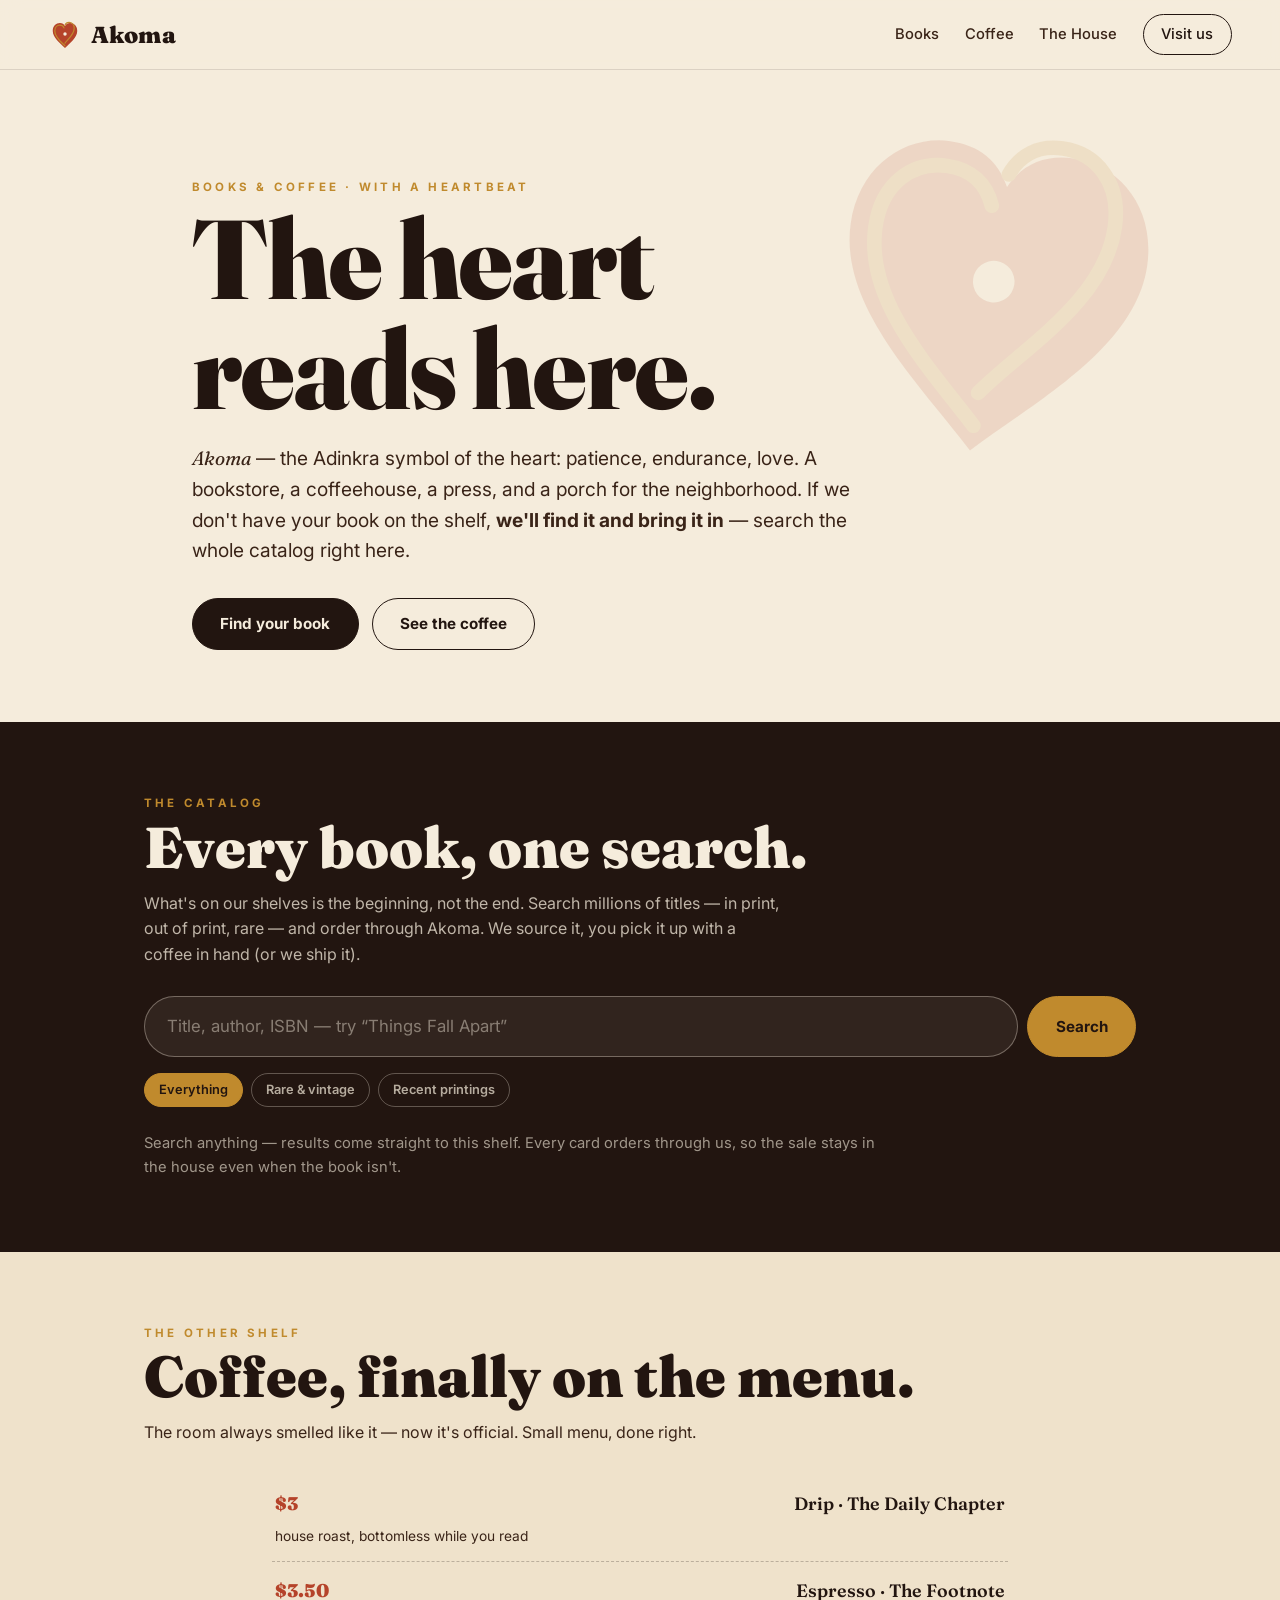
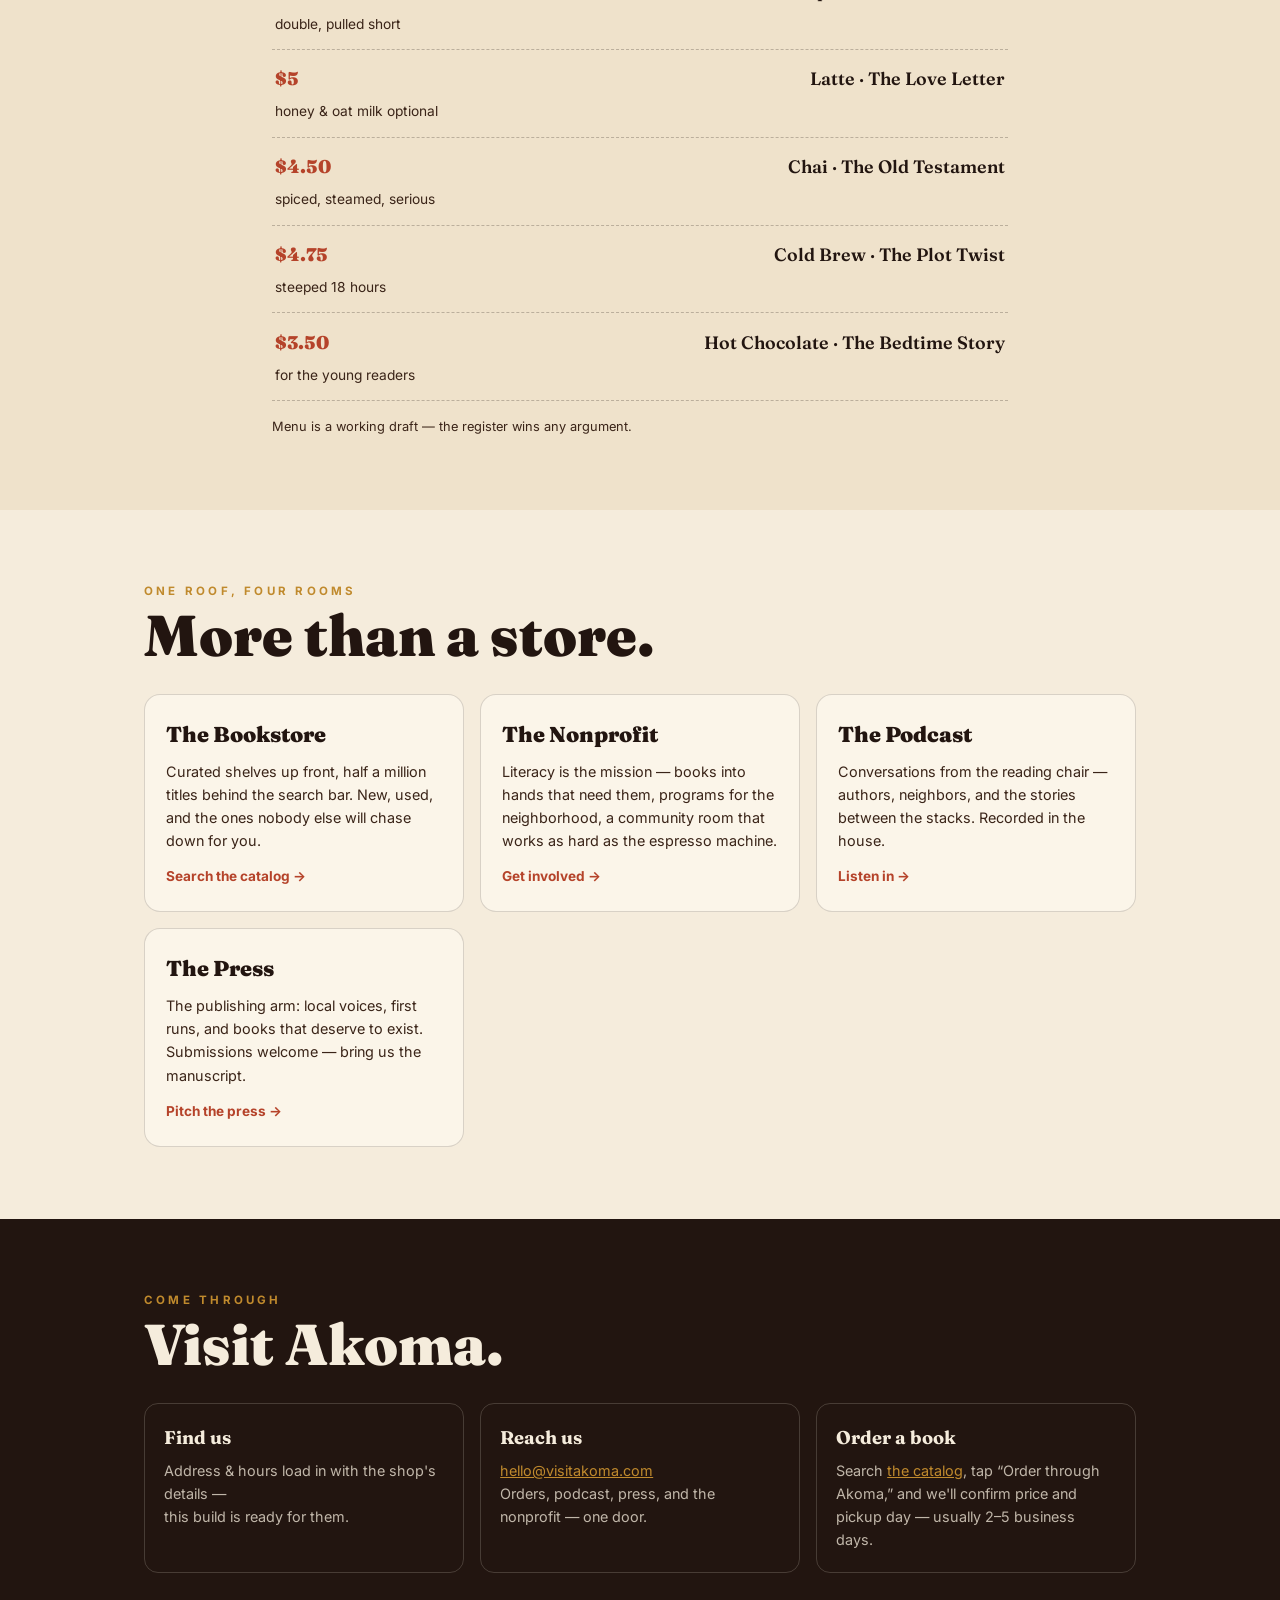
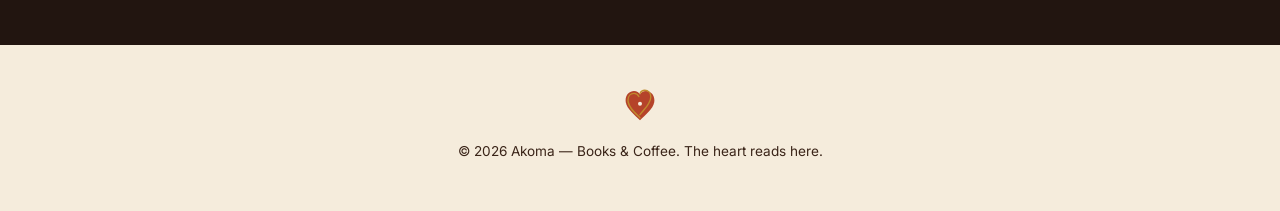
<file: index.html>
<!doctype html>
<html lang="en">
<head>
  <meta charset="utf-8">
  <meta name="viewport" content="width=device-width, initial-scale=1">
  <title>Akoma — Books &amp; Coffee</title>
  <meta name="description" content="Akoma: a bookstore and coffeehouse with a heartbeat — search millions of titles from our floor, order what we don't have on the shelf, and stay for the pour. Home of the podcast, the nonprofit, and the press.">
  <meta property="og:title" content="Akoma — Books &amp; Coffee">
  <meta property="og:description" content="The heart reads here. Search millions of titles, order through the store, stay for the pour.">
  <meta property="og:type" content="website">
  <meta name="theme-color" content="#221510">
  <link rel="icon" type="image/svg+xml" href="assets/akoma-mark.svg">
  <link rel="preconnect" href="https://fonts.googleapis.com">
  <link rel="preconnect" href="https://fonts.gstatic.com" crossorigin>
  <link href="https://fonts.googleapis.com/css2?family=Fraunces:opsz,wght@9..144,400;9..144,600;9..144,900&family=Inter:wght@400;500;700&display=swap" rel="stylesheet">
  <link rel="stylesheet" href="css/akoma.css">
</head>
<body>
  <header class="head">
    <a class="head__brand" href="#top">
      <img src="assets/akoma-mark.svg" alt="Akoma heart mark">
      <span>Akoma</span>
    </a>
    <nav class="head__nav">
      <a href="#books">Books</a>
      <a href="#coffee">Coffee</a>
      <a href="#rooms">The House</a>
      <a href="#visit" class="head__cta">Visit us</a>
    </nav>
  </header>

  <main id="top">
    <!-- HERO -->
    <section class="hero">
      <p class="hero__kicker">Books &amp; coffee · with a heartbeat</p>
      <h1>The heart<br>reads here.</h1>
      <p class="hero__sub"><em>Akoma</em> — the Adinkra symbol of the heart: patience, endurance, love.
        A bookstore, a coffeehouse, a press, and a porch for the neighborhood. If we don't have your book
        on the shelf, <strong>we'll find it and bring it in</strong> — search the whole catalog right here.</p>
      <div class="hero__acts">
        <a class="btn btn--fill" href="#books">Find your book</a>
        <a class="btn" href="#coffee">See the coffee</a>
      </div>
    </section>

    <!-- BOOKS: the native search -->
    <section class="books" id="books">
      <div class="sec-head">
        <p class="sec-kicker">The catalog</p>
        <h2>Every book, one search.</h2>
        <p class="sec-sub">What's on our shelves is the beginning, not the end. Search millions of titles —
          in print, out of print, rare — and order through Akoma. We source it, you pick it up with a coffee
          in hand (or we ship it).</p>
      </div>
      <form class="bsearch" id="bkForm">
        <input type="search" id="bkQ" placeholder="Title, author, ISBN — try “Things Fall Apart”" autocomplete="off" aria-label="Search books">
        <button class="btn btn--fill" type="submit">Search</button>
      </form>
      <div class="bfilters" id="bkFilters">
        <button type="button" class="chip is-on" data-mode="all">Everything</button>
        <button type="button" class="chip" data-mode="rare">Rare &amp; vintage</button>
        <button type="button" class="chip" data-mode="new">Recent printings</button>
      </div>
      <div class="bgrid" id="bkGrid">
        <p class="bhint">Search anything — results come straight to this shelf. Every card orders through us,
          so the sale stays in the house even when the book isn't.</p>
      </div>
    </section>

    <!-- COFFEE -->
    <section class="coffee" id="coffee">
      <div class="sec-head">
        <p class="sec-kicker">The other shelf</p>
        <h2>Coffee, finally on the menu.</h2>
        <p class="sec-sub">The room always smelled like it — now it's official. Small menu, done right.</p>
      </div>
      <div class="menu">
        <div class="menu__item"><b>Drip · The Daily Chapter</b><span>house roast, bottomless while you read</span><i>$3</i></div>
        <div class="menu__item"><b>Espresso · The Footnote</b><span>double, pulled short</span><i>$3.50</i></div>
        <div class="menu__item"><b>Latte · The Love Letter</b><span>honey &amp; oat milk optional</span><i>$5</i></div>
        <div class="menu__item"><b>Chai · The Old Testament</b><span>spiced, steamed, serious</span><i>$4.50</i></div>
        <div class="menu__item"><b>Cold Brew · The Plot Twist</b><span>steeped 18 hours</span><i>$4.75</i></div>
        <div class="menu__item"><b>Hot Chocolate · The Bedtime Story</b><span>for the young readers</span><i>$3.50</i></div>
      </div>
      <p class="menu__note">Menu is a working draft — the register wins any argument.</p>
    </section>

    <!-- THE HOUSE: nonprofit · podcast · press -->
    <section class="rooms" id="rooms">
      <div class="sec-head">
        <p class="sec-kicker">One roof, four rooms</p>
        <h2>More than a store.</h2>
      </div>
      <div class="rooms__grid">
        <article class="room">
          <h3>The Bookstore</h3>
          <p>Curated shelves up front, half a million titles behind the search bar. New, used, and the ones
            nobody else will chase down for you.</p>
          <a href="#books">Search the catalog →</a>
        </article>
        <article class="room">
          <h3>The Nonprofit</h3>
          <p>Literacy is the mission — books into hands that need them, programs for the neighborhood,
            a community room that works as hard as the espresso machine.</p>
          <a href="#visit">Get involved →</a>
        </article>
        <article class="room">
          <h3>The Podcast</h3>
          <p>Conversations from the reading chair — authors, neighbors, and the stories between the stacks.
            Recorded in the house.</p>
          <a href="#visit">Listen in →</a>
        </article>
        <article class="room">
          <h3>The Press</h3>
          <p>The publishing arm: local voices, first runs, and books that deserve to exist. Submissions
            welcome — bring us the manuscript.</p>
          <a href="#visit">Pitch the press →</a>
        </article>
      </div>
    </section>

    <!-- VISIT -->
    <section class="visit" id="visit">
      <div class="sec-head">
        <p class="sec-kicker">Come through</p>
        <h2>Visit Akoma.</h2>
      </div>
      <div class="visit__grid">
        <div class="visit__card">
          <b>Find us</b>
          <p id="vAddress">Address &amp; hours load in with the shop's details —<br>this build is ready for them.</p>
        </div>
        <div class="visit__card">
          <b>Reach us</b>
          <p><a href="mailto:hello@visitakoma.com">hello@visitakoma.com</a><br>Orders, podcast, press, and the nonprofit — one door.</p>
        </div>
        <div class="visit__card">
          <b>Order a book</b>
          <p>Search <a href="#books">the catalog</a>, tap “Order through Akoma,” and we'll confirm price and
            pickup day — usually 2–5 business days.</p>
        </div>
      </div>
    </section>
  </main>

  <footer class="foot">
    <img src="assets/akoma-mark.svg" alt="" class="foot__mark">
    <p>© <span id="yr">2026</span> Akoma — Books &amp; Coffee. The heart reads here.</p>
  </footer>

  <!-- order sheet -->
  <div class="osheet" id="oSheet" hidden>
    <div class="osheet__card">
      <button class="osheet__x" id="oX" type="button" aria-label="Close">✕</button>
      <p class="sec-kicker">Order through Akoma</p>
      <h3 id="oTitle">Book</h3>
      <p class="osheet__meta" id="oMeta"></p>
      <p class="osheet__note">We'll source it and confirm your price and pickup/ship day by reply —
        most orders land in 2–5 business days. Prefer to talk? Ask at the counter or call the shop;
        mention the title and we'll take it from there.</p>
      <a class="btn btn--fill" id="oGo" href="#">Send the order</a>
    </div>
  </div>

  <script src="js/books.js"></script>
</body>
</html>
</file>
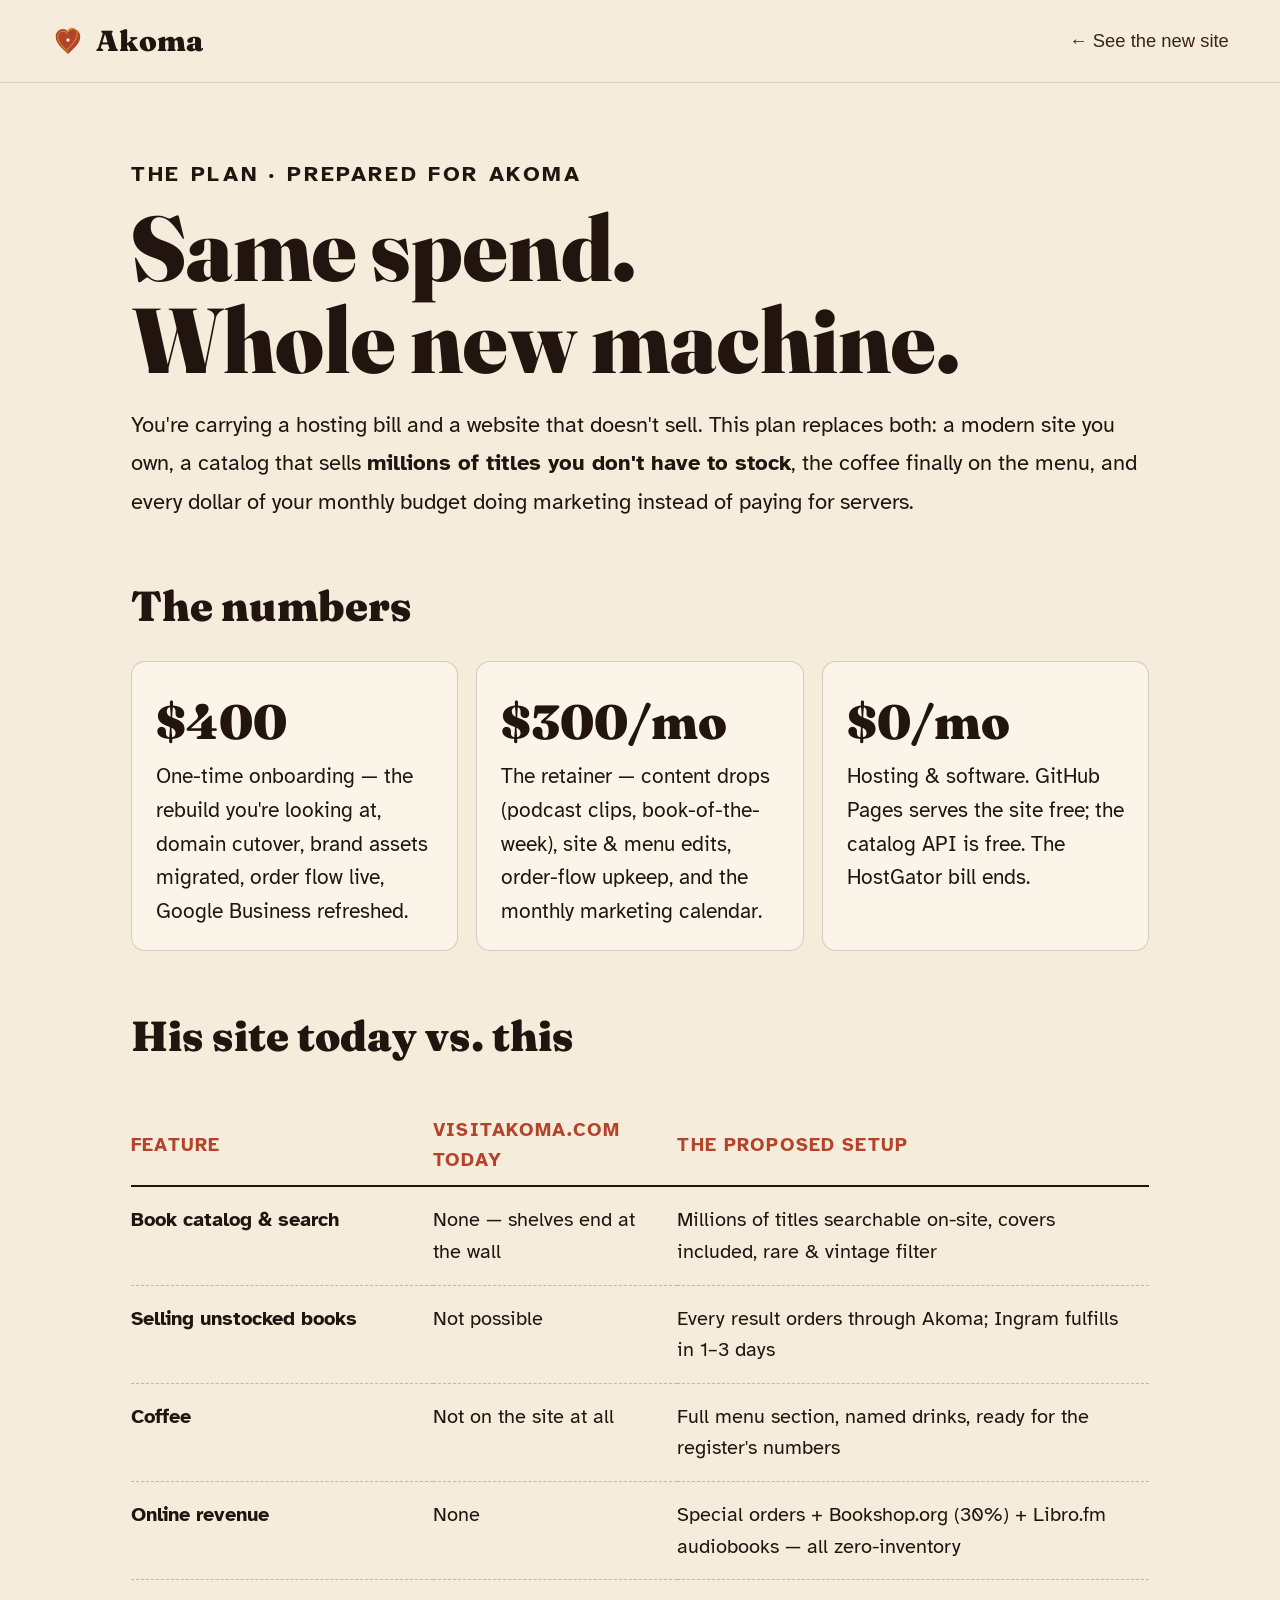
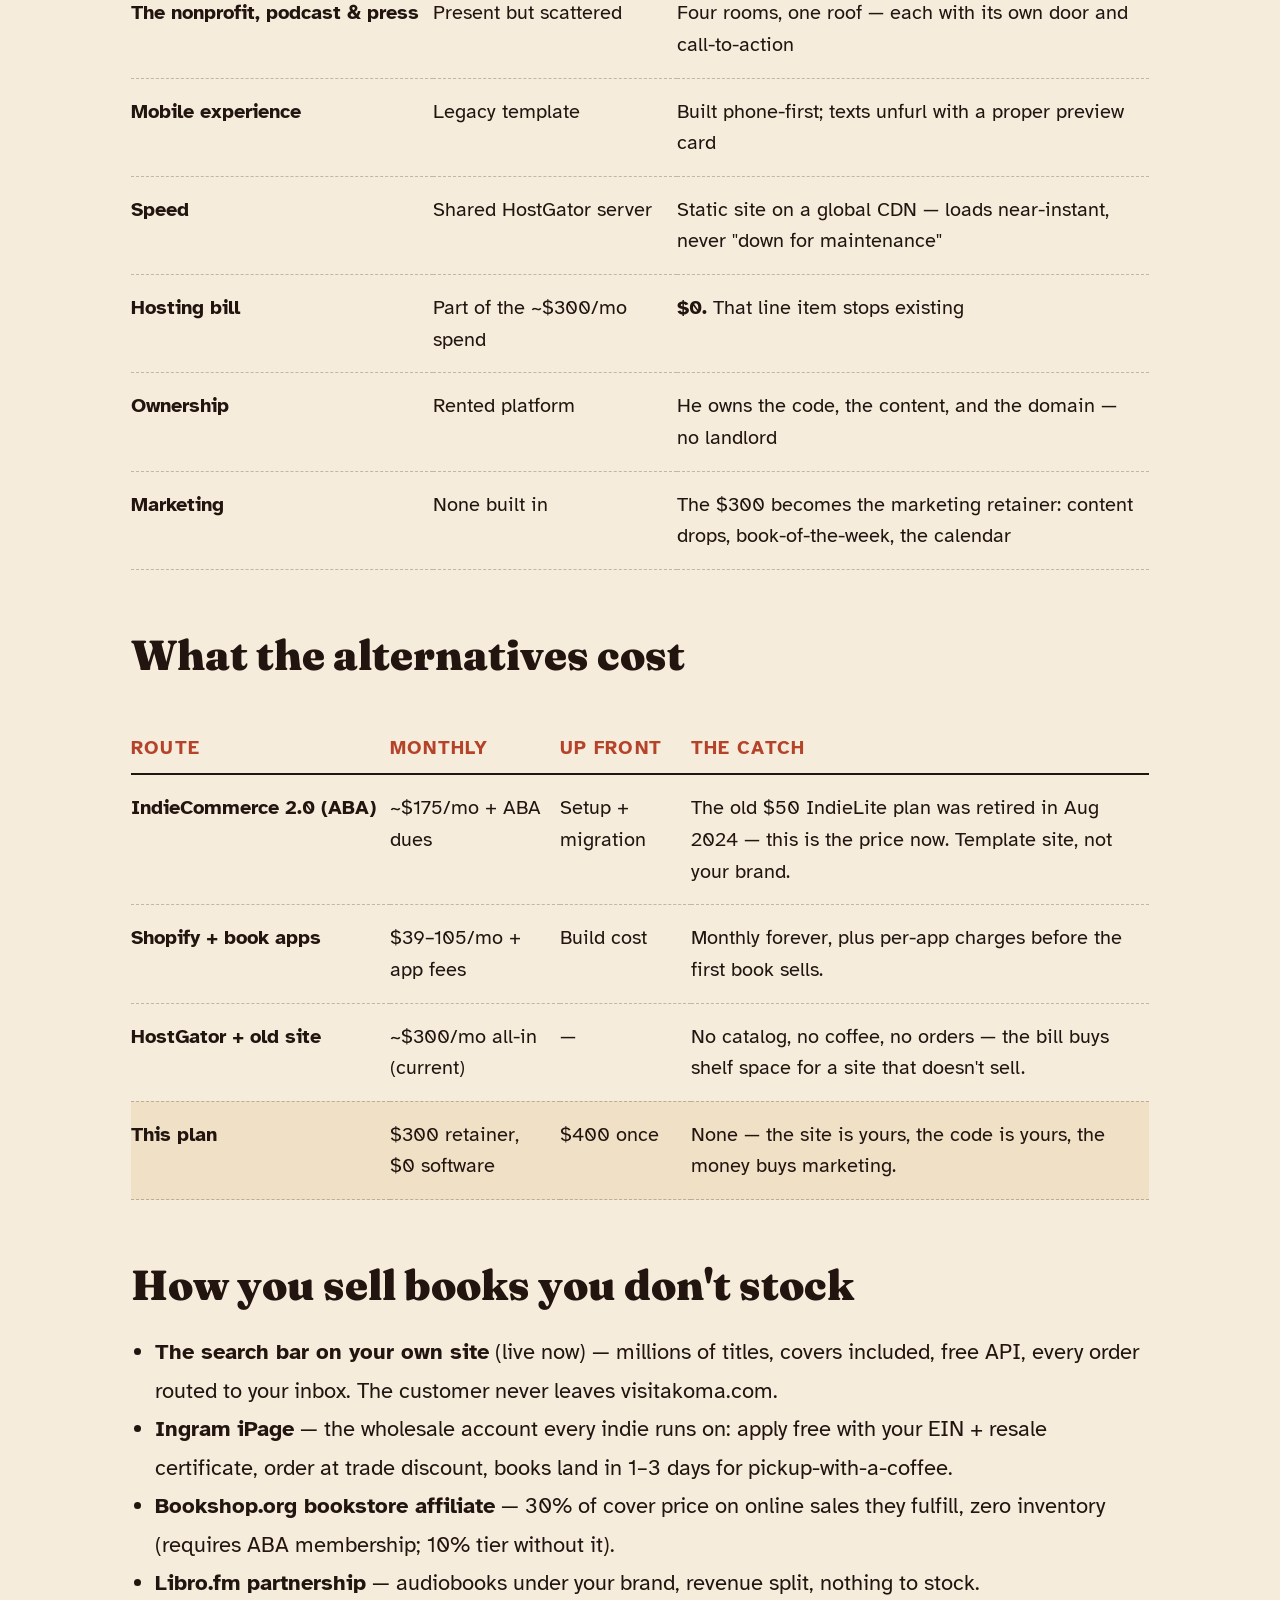
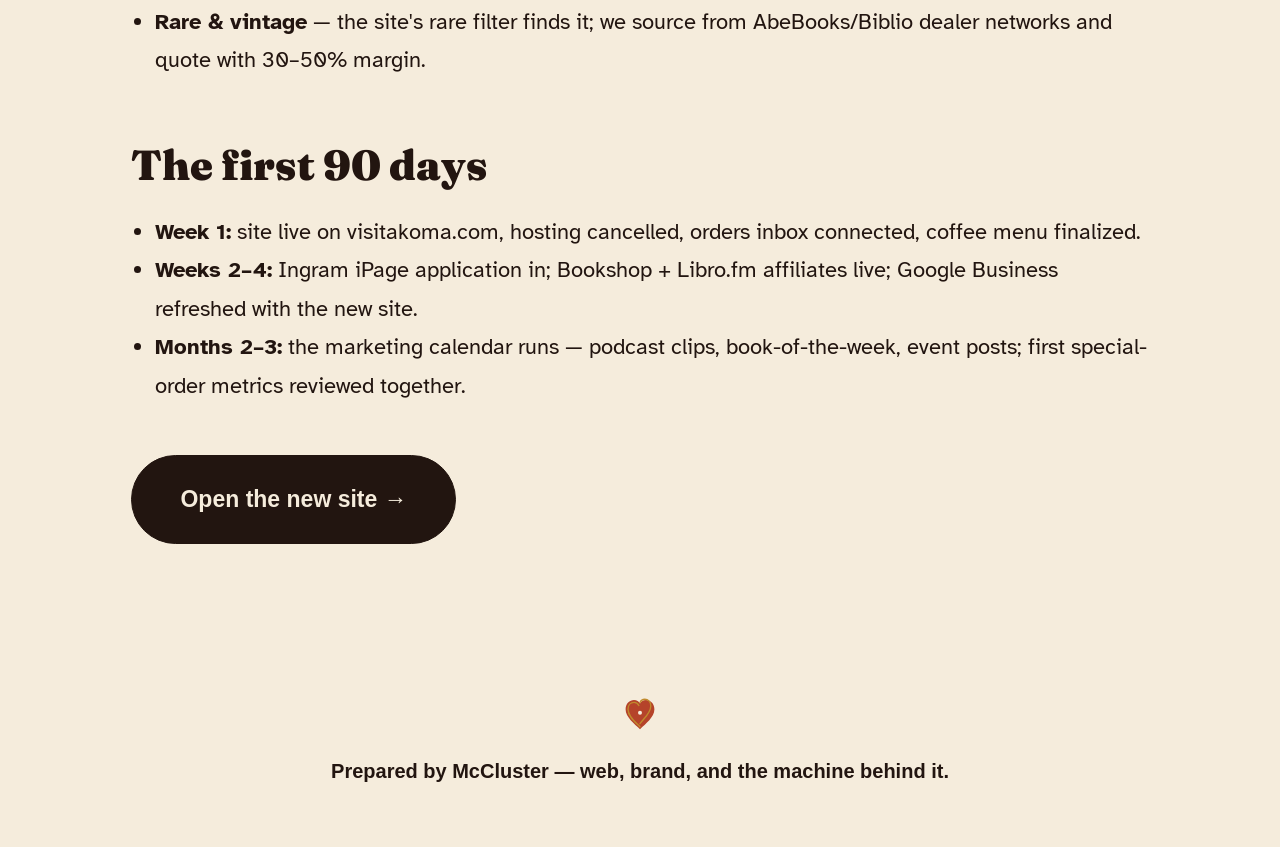
<file: pitch.html>
<!doctype html>
<html lang="en">
<head>
  <meta charset="utf-8">
  <meta name="viewport" content="width=device-width, initial-scale=1">
  <title>The Akoma Plan — the pitch</title>
  <meta name="description" content="The Akoma rebuild: what it is, what it costs, what it replaces, and the ninety-day plan.">
  <meta name="robots" content="noindex,nofollow">
  <link rel="icon" type="image/svg+xml" href="assets/akoma-mark.svg">
  <link rel="preconnect" href="https://fonts.googleapis.com">
  <link rel="preconnect" href="https://fonts.gstatic.com" crossorigin>
  <link href="https://fonts.googleapis.com/css2?family=Fraunces:opsz,wght@9..144,400;9..144,900&family=Atkinson+Hyperlegible:wght@400;700&display=swap" rel="stylesheet">
  <link rel="stylesheet" href="css/akoma.css">
  <style>
    .pitch { max-width: 56rem; margin: 0 auto; padding: clamp(3rem, 8vh, 5rem) clamp(1.2rem, 4vw, 3rem) 5rem; }
    .pitch h1 { font-family: var(--serif); font-weight: 900; font-size: clamp(2.6rem, 8vw, 4.6rem); line-height: 1; margin: 0.4rem 0 1rem; }
    .pitch h2 { font-family: var(--serif); font-weight: 900; font-size: clamp(1.5rem, 4vw, 2.1rem); margin: 2.6rem 0 0.7rem; }
    .pitch p, .pitch li { color: var(--ink-2); }
    .pitch ul { padding-left: 1.2rem; }
    .ptable { width: 100%; border-collapse: collapse; margin-top: 1rem; font-size: 0.88rem; }
    .ptable th { text-align: left; font-size: 0.68rem; letter-spacing: 0.16em; text-transform: uppercase; color: var(--gold);
      border-bottom: 2px solid var(--ink); padding: 0.5rem 0.6rem 0.5rem 0; }
    .ptable td { padding: 0.65rem 0.6rem 0.65rem 0; border-bottom: 1px dashed rgba(34,21,16,0.25); vertical-align: top; }
    .ptable td:first-child { font-weight: 700; color: var(--ink); white-space: nowrap; }
    .ptable .win td { background: rgba(192,138,45,0.12); }
    .pnum { display: grid; grid-template-columns: repeat(auto-fit, minmax(min(14rem,100%),1fr)); gap: 0.9rem; margin-top: 1rem; }
    .pnum > div { border: 1.5px solid rgba(34,21,16,0.18); border-radius: 14px; padding: 1.1rem 1.2rem; background: #fbf5e9; }
    .pnum b { font-family: var(--serif); font-weight: 900; font-size: 1.9rem; display: block; }
    .pnum span { font-size: 0.84rem; color: var(--ink-2); }
    .tablewrap { overflow-x: auto; }

    /* ============ ELDER-FIRST OVERRIDES — no fine print on a pitch ============
       Body set in Atkinson Hyperlegible (built by the Braille Institute for
       low-vision readers), 20px base, nothing under 1rem, weights up. */
    html { font-size: 20px; }
    .pitch, .pitch p, .pitch li, .ptable td { font-family: "Atkinson Hyperlegible", Verdana, sans-serif; }
    .pitch p, .pitch li { font-size: 1.1rem; line-height: 1.75; color: var(--ink); }
    .ptable { font-size: 1.02rem; }
    .ptable th { font-size: 0.95rem; letter-spacing: 0.06em; color: var(--clay); font-weight: 700; }
    .ptable td { padding: 0.85rem 0.7rem 0.85rem 0; line-height: 1.55; }
    .pnum b { font-size: 2.4rem; }
    .pnum span { font-size: 1.05rem; line-height: 1.6; color: var(--ink); }
    .sec-kicker { font-size: 1rem; letter-spacing: 0.12em; font-weight: 700; }
    .btn { font-size: 1.15rem; padding: 1em 2.1em; }
    .foot { font-size: 1rem; font-weight: 700; color: var(--ink); }
  </style>
</head>
<body>
  <header class="head">
    <a class="head__brand" href="index.html"><img src="assets/akoma-mark.svg" alt=""><span>Akoma</span></a>
    <nav class="head__nav"><a href="index.html">← See the new site</a></nav>
  </header>
  <main class="pitch">
    <p class="sec-kicker">The plan · prepared for Akoma</p>
    <h1>Same spend.<br>Whole new machine.</h1>
    <p>You're carrying a hosting bill and a website that doesn't sell. This plan replaces both:
      a modern site you own, a catalog that sells <strong>millions of titles you don't have to stock</strong>,
      the coffee finally on the menu, and every dollar of your monthly budget doing marketing instead of
      paying for servers.</p>

    <h2>The numbers</h2>
    <div class="pnum">
      <div><b>$400</b><span>One-time onboarding — the rebuild you're looking at, domain cutover, brand assets migrated, order flow live, Google Business refreshed.</span></div>
      <div><b>$300/mo</b><span>The retainer — content drops (podcast clips, book-of-the-week), site &amp; menu edits, order-flow upkeep, and the monthly marketing calendar.</span></div>
      <div><b>$0/mo</b><span>Hosting &amp; software. GitHub Pages serves the site free; the catalog API is free. The HostGator bill ends.</span></div>
    </div>

    <h2>His site today vs. this</h2>
    <div class="tablewrap">
    <table class="ptable">
      <tr><th>Feature</th><th>visitakoma.com today</th><th>The proposed setup</th></tr>
      <tr><td>Book catalog &amp; search</td><td>None — shelves end at the wall</td><td>Millions of titles searchable on-site, covers included, rare &amp; vintage filter</td></tr>
      <tr><td>Selling unstocked books</td><td>Not possible</td><td>Every result orders through Akoma; Ingram fulfills in 1–3 days</td></tr>
      <tr><td>Coffee</td><td>Not on the site at all</td><td>Full menu section, named drinks, ready for the register's numbers</td></tr>
      <tr><td>Online revenue</td><td>None</td><td>Special orders + Bookshop.org (30%) + Libro.fm audiobooks — all zero-inventory</td></tr>
      <tr><td>The nonprofit, podcast &amp; press</td><td>Present but scattered</td><td>Four rooms, one roof — each with its own door and call-to-action</td></tr>
      <tr><td>Mobile experience</td><td>Legacy template</td><td>Built phone-first; texts unfurl with a proper preview card</td></tr>
      <tr><td>Speed</td><td>Shared HostGator server</td><td>Static site on a global CDN — loads near-instant, never "down for maintenance"</td></tr>
      <tr><td>Hosting bill</td><td>Part of the ~$300/mo spend</td><td><strong>$0.</strong> That line item stops existing</td></tr>
      <tr><td>Ownership</td><td>Rented platform</td><td>He owns the code, the content, and the domain — no landlord</td></tr>
      <tr><td>Marketing</td><td>None built in</td><td>The $300 becomes the marketing retainer: content drops, book-of-the-week, the calendar</td></tr>
    </table>
    </div>

    <h2>What the alternatives cost</h2>
    <div class="tablewrap">
    <table class="ptable">
      <tr><th>Route</th><th>Monthly</th><th>Up front</th><th>The catch</th></tr>
      <tr><td>IndieCommerce 2.0 (ABA)</td><td>~$175/mo + ABA dues</td><td>Setup + migration</td><td>The old $50 IndieLite plan was retired in Aug 2024 — this is the price now. Template site, not your brand.</td></tr>
      <tr><td>Shopify + book apps</td><td>$39–105/mo + app fees</td><td>Build cost</td><td>Monthly forever, plus per-app charges before the first book sells.</td></tr>
      <tr><td>HostGator + old site</td><td>~$300/mo all-in (current)</td><td>—</td><td>No catalog, no coffee, no orders — the bill buys shelf space for a site that doesn't sell.</td></tr>
      <tr class="win"><td>This plan</td><td>$300 retainer, $0 software</td><td>$400 once</td><td>None — the site is yours, the code is yours, the money buys marketing.</td></tr>
    </table>
    </div>

    <h2>How you sell books you don't stock</h2>
    <ul>
      <li><strong>The search bar on your own site</strong> (live now) — millions of titles, covers included, free API, every order routed to your inbox. The customer never leaves visitakoma.com.</li>
      <li><strong>Ingram iPage</strong> — the wholesale account every indie runs on: apply free with your EIN + resale certificate, order at trade discount, books land in 1–3 days for pickup-with-a-coffee.</li>
      <li><strong>Bookshop.org bookstore affiliate</strong> — 30% of cover price on online sales they fulfill, zero inventory (requires ABA membership; 10% tier without it).</li>
      <li><strong>Libro.fm partnership</strong> — audiobooks under your brand, revenue split, nothing to stock.</li>
      <li><strong>Rare &amp; vintage</strong> — the site's rare filter finds it; we source from AbeBooks/Biblio dealer networks and quote with 30–50% margin.</li>
    </ul>

    <h2>The first 90 days</h2>
    <ul>
      <li><strong>Week 1:</strong> site live on visitakoma.com, hosting cancelled, orders inbox connected, coffee menu finalized.</li>
      <li><strong>Weeks 2–4:</strong> Ingram iPage application in; Bookshop + Libro.fm affiliates live; Google Business refreshed with the new site.</li>
      <li><strong>Months 2–3:</strong> the marketing calendar runs — podcast clips, book-of-the-week, event posts; first special-order metrics reviewed together.</li>
    </ul>

    <p style="margin-top:2.5rem"><a class="btn btn--fill" href="index.html">Open the new site →</a></p>
  </main>
  <footer class="foot">
    <img src="assets/akoma-mark.svg" alt="" class="foot__mark">
    <p>Prepared by McCluster — web, brand, and the machine behind it.</p>
  </footer>
</body>
</html>
</file>
<file: css/akoma.css>
/* ============================================================
   Akoma — Books & Coffee. Warm paper, espresso ink, gold heart.
   ============================================================ */
:root {
  --ink: #221510;
  --ink-2: #3a2418;
  --paper: #f5ecdc;
  --paper-2: #efe2cb;
  --gold: #c08a2d;
  --clay: #b5432a;
  --leaf: #4a6741;
  --serif: "Fraunces", Georgia, serif;
  --sans: "Inter", -apple-system, sans-serif;
}
* { margin: 0; padding: 0; box-sizing: border-box; }
html { scroll-behavior: smooth; }
body { background: var(--paper); color: var(--ink); font-family: var(--sans); line-height: 1.6; }
img { max-width: 100%; }
a { color: var(--clay); }

/* header */
.head { position: sticky; top: 0; z-index: 50; display: flex; align-items: center; justify-content: space-between;
  padding: 0.9rem clamp(1rem, 4vw, 3rem); background: rgba(245, 236, 220, 0.92); backdrop-filter: blur(10px);
  border-bottom: 1px solid rgba(34, 21, 16, 0.12); }
.head__brand { display: flex; align-items: center; gap: 0.55rem; text-decoration: none; color: var(--ink);
  font-family: var(--serif); font-weight: 900; font-size: 1.45rem; letter-spacing: 0.01em; }
.head__brand img { width: 34px; height: 34px; }
.head__nav { display: flex; align-items: center; gap: clamp(0.8rem, 2.5vw, 1.6rem); }
.head__nav a { text-decoration: none; color: var(--ink-2); font-weight: 500; font-size: 0.92rem; }
.head__nav a:hover { color: var(--clay); }
.head__cta { border: 1.5px solid var(--ink); border-radius: 100px; padding: 0.5em 1.2em; color: var(--ink) !important; }
.head__cta:hover { background: var(--ink); color: var(--paper) !important; }

/* hero — the heart watermark carries the brand with zero photography */
.hero { position: relative; max-width: 62rem; margin: 0 auto; overflow: visible;
  padding: clamp(4rem, 12vh, 8rem) clamp(1.2rem, 4vw, 3rem) clamp(3rem, 8vh, 5rem); }
.hero::before { content: ""; position: absolute; right: -4rem; top: 1rem; width: clamp(16rem, 36vw, 26rem);
  aspect-ratio: 1; background: url("../assets/akoma-mark.svg") center / contain no-repeat;
  opacity: 0.12; pointer-events: none; transform: rotate(8deg); }
.hero > * { position: relative; }
.hero__kicker, .sec-kicker { font-size: 0.72rem; letter-spacing: 0.28em; text-transform: uppercase; color: var(--gold); font-weight: 700; }
.hero h1 { font-family: var(--serif); font-weight: 900; font-size: clamp(3.2rem, 11vw, 7rem); line-height: 0.98;
  letter-spacing: -0.01em; margin: 0.5rem 0 1.2rem; }
.hero__sub { font-size: clamp(1rem, 2.2vw, 1.2rem); max-width: 42rem; color: var(--ink-2); }
.hero__sub em { font-family: var(--serif); }
.hero__acts { display: flex; gap: 0.8rem; margin-top: 2rem; flex-wrap: wrap; }
.btn { display: inline-block; text-decoration: none; font-weight: 700; font-size: 0.95rem; color: var(--ink);
  border: 1.5px solid var(--ink); border-radius: 100px; padding: 0.85em 1.8em; background: none; cursor: pointer;
  font-family: var(--sans); transition: transform 0.2s, background 0.2s, color 0.2s; }
.btn:hover { transform: translateY(-2px); }
.btn--fill { background: var(--ink); color: var(--paper); }
.btn--fill:hover { background: var(--clay); border-color: var(--clay); }

/* sections */
section { padding: clamp(3rem, 8vh, 5.5rem) clamp(1.2rem, 4vw, 3rem); }
.sec-head { max-width: 62rem; margin: 0 auto 1.8rem; }
.sec-head h2 { font-family: var(--serif); font-weight: 900; font-size: clamp(2rem, 6vw, 3.6rem); line-height: 1.02; margin: 0.4rem 0 0.8rem; }
.sec-sub { max-width: 40rem; color: var(--ink-2); }

/* books */
.books { background: var(--ink); color: var(--paper); }
.books .sec-head h2 { color: var(--paper); }
.books .sec-sub { color: rgba(245, 236, 220, 0.75); }
.bsearch { display: flex; gap: 0.6rem; max-width: 62rem; margin: 0 auto; }
.bsearch input { flex: 1; min-width: 0; font: inherit; font-size: 1.05rem; padding: 0.95em 1.3em; border-radius: 100px;
  border: 1.5px solid rgba(245, 236, 220, 0.35); background: rgba(245, 236, 220, 0.07); color: var(--paper); }
.bsearch input::placeholder { color: rgba(245, 236, 220, 0.45); }
.bsearch input:focus { outline: none; border-color: var(--gold); }
.bsearch .btn--fill { background: var(--gold); border-color: var(--gold); color: var(--ink); }
.bfilters { display: flex; gap: 0.5rem; max-width: 62rem; margin: 1rem auto 0; flex-wrap: wrap; }
.chip { font: inherit; font-size: 0.8rem; font-weight: 600; color: rgba(245, 236, 220, 0.7); background: none;
  border: 1px solid rgba(245, 236, 220, 0.3); border-radius: 100px; padding: 0.45em 1.1em; cursor: pointer; }
.chip.is-on { background: var(--gold); border-color: var(--gold); color: var(--ink); }
.bgrid { display: grid; grid-template-columns: repeat(auto-fill, minmax(min(158px, 100%), 1fr)); gap: 1rem;
  max-width: 62rem; margin: 1.6rem auto 0; }
.bhint { grid-column: 1 / -1; color: rgba(245, 236, 220, 0.6); font-size: 0.92rem; max-width: 46rem; }
.bcard { background: rgba(245, 236, 220, 0.06); border: 1px solid rgba(245, 236, 220, 0.14); border-radius: 14px;
  overflow: hidden; display: flex; flex-direction: column; transition: transform 0.2s, border-color 0.2s; }
.bcard:hover { transform: translateY(-4px); border-color: var(--gold); }
.bcard__cover { aspect-ratio: 2 / 3; background: var(--ink-2); display: grid; place-items: center; }
.bcard__cover img { width: 100%; height: 100%; object-fit: cover; }
.bcard__cover span { font-family: var(--serif); font-size: 2rem; color: rgba(245, 236, 220, 0.35); }
.bcard__body { padding: 0.7rem 0.75rem 0.85rem; display: flex; flex-direction: column; gap: 0.25rem; flex: 1; }
.bcard__body b { font-size: 0.84rem; line-height: 1.25; font-weight: 600; }
.bcard__body small { color: rgba(245, 236, 220, 0.6); font-size: 0.72rem; }
.bcard__tag { display: inline-block; font-size: 0.6rem; letter-spacing: 0.14em; text-transform: uppercase;
  color: var(--gold); font-weight: 700; }
.bcard__order { margin-top: auto; font: inherit; font-size: 0.74rem; font-weight: 700; color: var(--ink);
  background: var(--gold); border: 0; border-radius: 100px; padding: 0.55em 0.9em; cursor: pointer; }
.bcard__order:hover { background: var(--paper); }

/* coffee */
.coffee { background: var(--paper-2); }
.menu { max-width: 46rem; margin: 0 auto; }
.menu__item { display: grid; grid-template-columns: 1fr auto; gap: 0.2rem 1rem; align-items: baseline;
  padding: 0.9rem 0.2rem; border-bottom: 1px dashed rgba(34, 21, 16, 0.25); }
.menu__item b { font-family: var(--serif); font-weight: 600; font-size: 1.12rem; }
.menu__item span { grid-column: 1; color: var(--ink-2); font-size: 0.86rem; }
.menu__item i { grid-row: 1 / span 2; font-style: normal; font-family: var(--serif); font-weight: 900; font-size: 1.15rem; color: var(--clay); }
.menu__note { max-width: 46rem; margin: 1rem auto 0; font-size: 0.8rem; color: var(--ink-2); }

/* rooms */
.rooms__grid { display: grid; grid-template-columns: repeat(auto-fit, minmax(min(15rem, 100%), 1fr)); gap: 1rem; max-width: 62rem; margin: 0 auto; }
.room { border: 1.5px solid rgba(34, 21, 16, 0.16); border-radius: 16px; padding: 1.4rem 1.3rem;
  background: #fbf5e9; transition: transform 0.2s, border-color 0.2s; }
.room:hover { transform: translateY(-4px); border-color: var(--gold); }
.room h3 { font-family: var(--serif); font-weight: 900; font-size: 1.35rem; margin-bottom: 0.5rem; }
.room p { font-size: 0.9rem; color: var(--ink-2); margin-bottom: 0.7rem; }
.room a { font-weight: 700; font-size: 0.85rem; text-decoration: none; }

/* visit */
.visit { background: var(--ink); color: var(--paper); }
.visit .sec-head h2 { color: var(--paper); }
.visit__grid { display: grid; grid-template-columns: repeat(auto-fit, minmax(min(16rem, 100%), 1fr)); gap: 1rem; max-width: 62rem; margin: 0 auto; }
.visit__card { border: 1px solid rgba(245, 236, 220, 0.18); border-radius: 14px; padding: 1.2rem 1.2rem 1.3rem; }
.visit__card b { font-family: var(--serif); font-size: 1.15rem; display: block; margin-bottom: 0.4rem; }
.visit__card p { font-size: 0.9rem; color: rgba(245, 236, 220, 0.75); }
.visit__card a { color: var(--gold); }

/* footer */
.foot { text-align: center; padding: 2.5rem 1rem 3rem; color: var(--ink-2); font-size: 0.85rem; }
.foot__mark { width: 40px; margin-bottom: 0.6rem; }

/* order sheet */
.osheet { position: fixed; inset: 0; z-index: 100; background: rgba(20, 12, 8, 0.6); backdrop-filter: blur(4px);
  display: grid; place-items: end center; }
.osheet[hidden] { display: none; }
.osheet__card { position: relative; background: var(--paper); color: var(--ink); border-radius: 22px 22px 0 0;
  padding: 1.6rem 1.5rem 2rem; width: min(100%, 30rem); }
.osheet__card h3 { font-family: var(--serif); font-weight: 900; font-size: 1.5rem; margin: 0.3rem 0 0.2rem; }
.osheet__meta { color: var(--ink-2); font-size: 0.9rem; }
.osheet__note { font-size: 0.84rem; color: var(--ink-2); margin: 0.8rem 0 1.1rem; }
.osheet__x { position: absolute; top: 0.9rem; right: 1rem; width: 34px; height: 34px; border-radius: 50%;
  border: 1px solid rgba(34, 21, 16, 0.3); background: none; font: inherit; cursor: pointer; }

@media (max-width: 640px) {
  /* phones keep the two doors that matter: Books and Visit */
  .head__nav { gap: 0.7rem; }
  .head__nav a { font-size: 0.8rem; }
  .head__nav a[href="#coffee"], .head__nav a[href="#rooms"] { display: none; }
  .bsearch { flex-direction: column; }
  .hero::before { right: -6rem; opacity: 0.09; }
}
</file>
